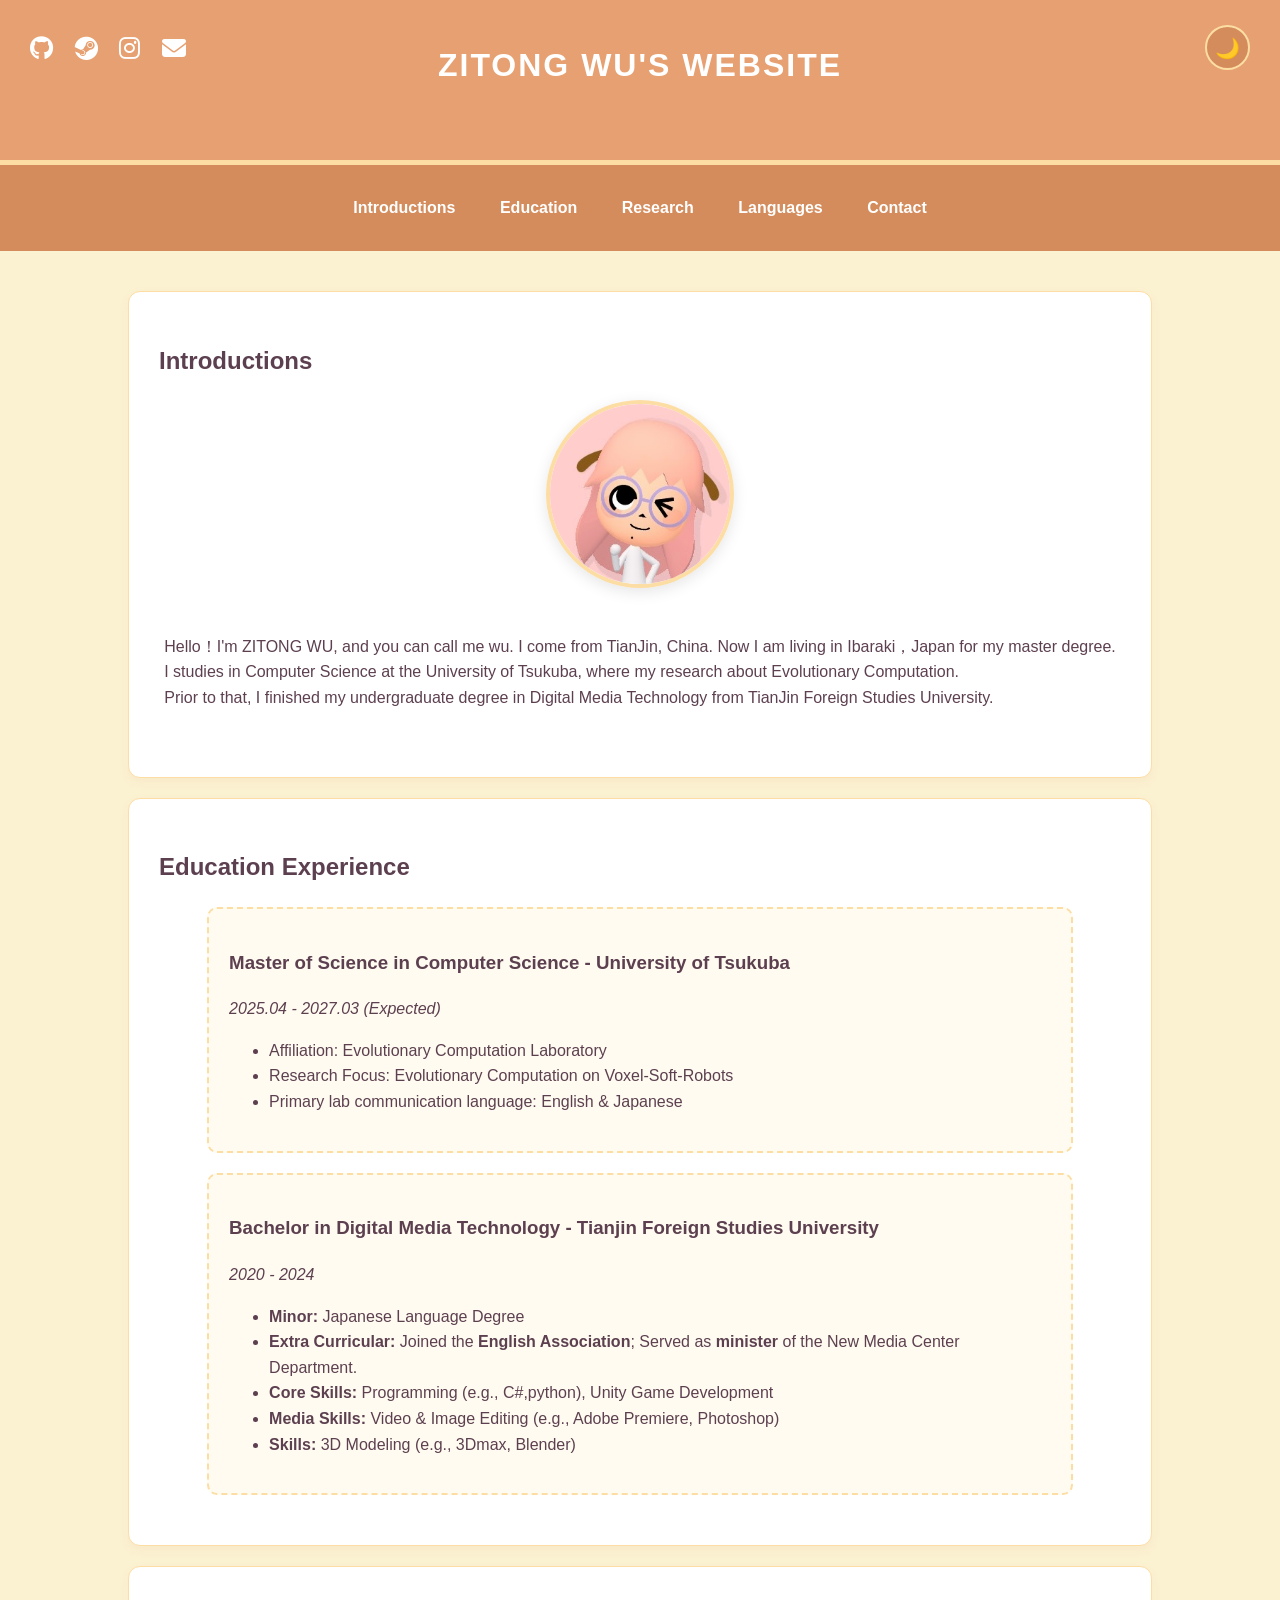
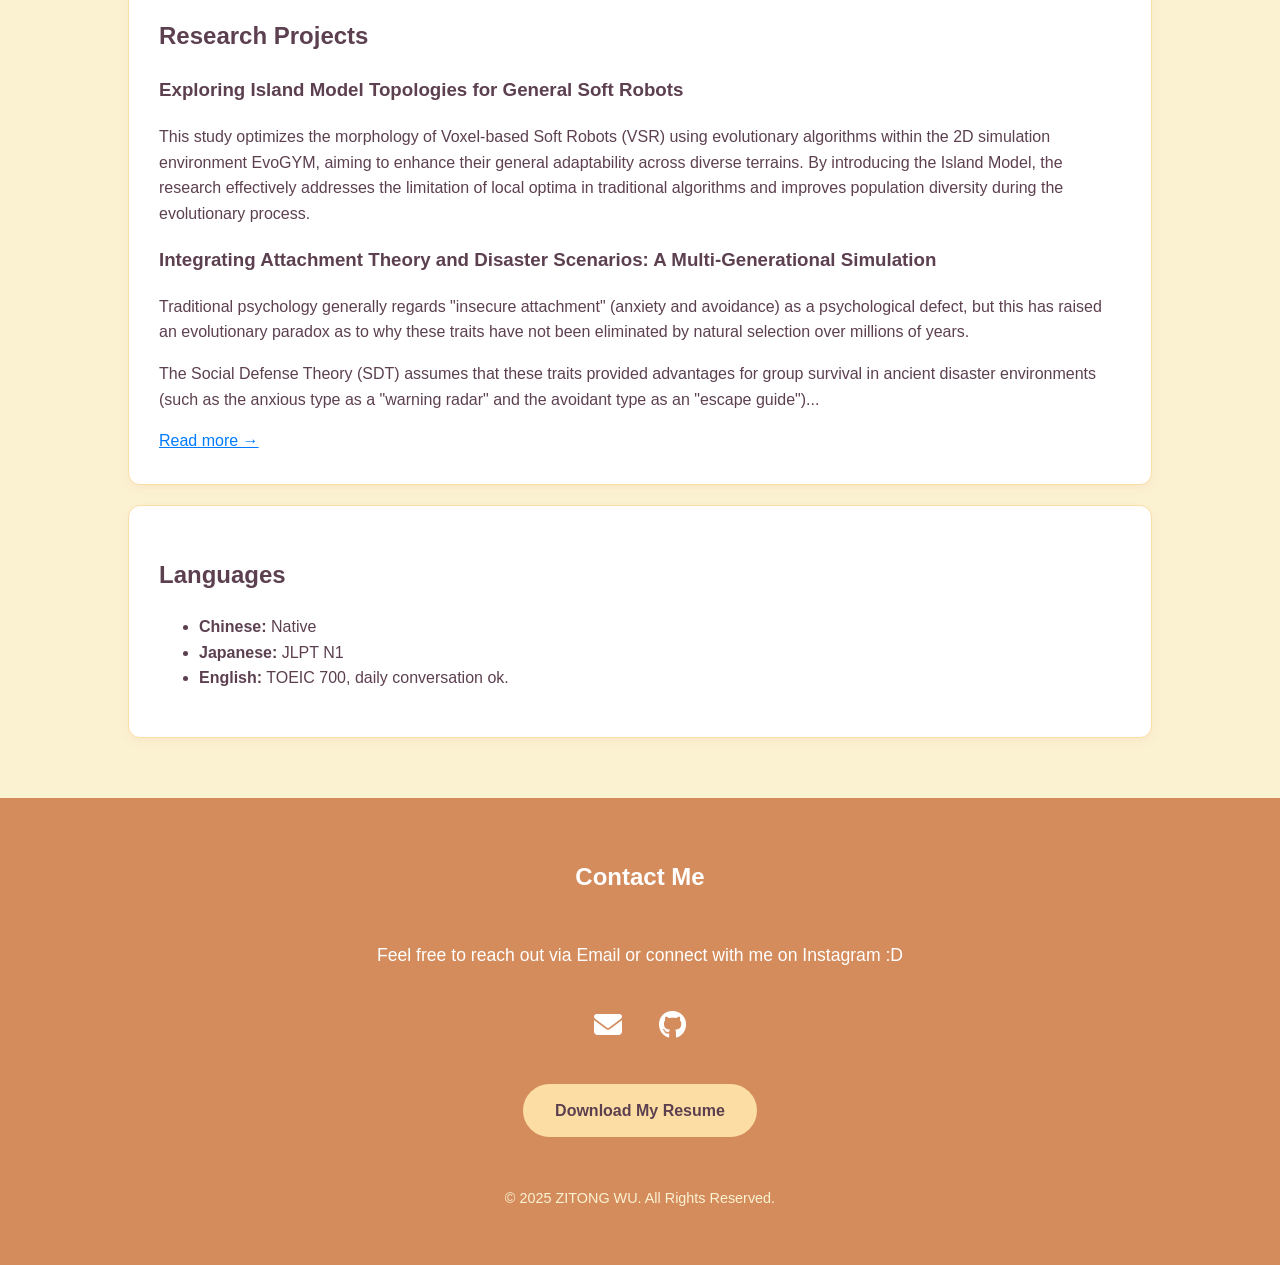
<file: index.html>
<!DOCTYPE html>
<html lang="en">
<head>
    <meta charset="UTF-8">
    <meta name="viewport" content="width=device-width, initial-scale=1.0">
    <title>My Personal Homepage</title>
    <link rel="stylesheet" href="./assets/css/style.css"/>
    <link rel="stylesheet" href="https://cdnjs.cloudflare.com/ajax/libs/font-awesome/6.5.1/css/all.min.css">
</head>

<body>

<header>
    <div class="header-social-links">
        <a href="https://github.com/wu-zt" target="_blank" title="GitHub">
            <i class="fa-brands fa-github"></i>
        </a>
        <a href="https://steamcommunity.com/profiles/76561199210332699/" target="_blank" title="Steam">
            <i class="fa-brands fa-steam"></i>
        </a>
        <a href="https://www.instagram.com/to.ngtong924?igsh=MWI4eTR2eGp2MW1rMw%3D%3D&utm_source=qr" target="_blank" title="Instagram">
            <i class="fa-brands fa-instagram"></i>
        </a>
        <a href="mailto:[wu204080@gmail.com]" title="Email">
            <i class="fa-solid fa-envelope"></i>
        </a>
    </div>

    <h1>ZITONG WU's Website</h1>

    <button id="theme-toggle-button">
        🌙
    </button>
</header>

<nav>
    <div class="container">
        <a href="#resume">Introductions</a>
        <a href="#education">Education</a>
        <a href="#research">Research</a>
        <a href="#languages">Languages</a>
        <a href="#contact">Contact</a>
    </div>
</nav>

<div class="container">
    <section id="resume">
        <h2>Introductions</h2>

        <div class="intro-box">

            <img src="./assets/img/avatar.jpg" alt="ZITONG WU's Profile Picture" class="profile-image">

            <p>
                Hello！I'm ZITONG WU, and you can call me wu. I come from TianJin, China. Now I am living in Ibaraki，Japan for my master degree. <br>
                I studies in Computer Science at the University of Tsukuba, where my research about Evolutionary Computation.<br>
                Prior to that, I finished my undergraduate degree in Digital Media Technology from TianJin Foreign Studies University.<br>
            </p>
        </div>

    </section>

    <section id="education">
        <h2>Education Experience</h2>

        <div class="education-box">
            <h3>Master of Science in Computer Science - University of Tsukuba</h3>
            <p><em>2025.04 - 2027.03 (Expected)</em></p>
            <ul>
                <li>Affiliation: Evolutionary Computation Laboratory</li>
                <li>Research Focus: Evolutionary Computation on Voxel-Soft-Robots</li>
                <li>Primary lab communication language: English & Japanese</li>
            </ul>
        </div>

        <div class="education-box">
            <h3>Bachelor in Digital Media Technology - Tianjin Foreign Studies University</h3>
            <p><em>2020 - 2024</em></p>

            <ul>
                <li><strong>Minor:</strong> Japanese Language Degree</li>
                <li>
                    <strong>Extra Curricular:</strong>
                    Joined the <strong>English Association</strong>;
                    Served as <strong>minister</strong> of the New Media Center Department.
                </li>

                <li><strong>Core Skills:</strong> Programming (e.g., C#,python), Unity Game Development</li>
                <li><strong>Media Skills:</strong> Video & Image Editing (e.g., Adobe Premiere, Photoshop)</li>
                <li><strong>Skills:</strong> 3D Modeling (e.g., 3Dmax, Blender)</li>
            </ul>
        </div>

    </section>

    <section id="research">
        <h2>Research Projects</h2>
        <div>
            <h3>Exploring Island Model Topologies for General Soft Robots</h3>
            <p>This study optimizes the morphology of Voxel-based Soft Robots (VSR) using evolutionary algorithms within the 2D simulation environment EvoGYM, aiming to enhance their general adaptability across diverse terrains. By introducing the Island Model, the research effectively addresses the limitation of local optima in traditional algorithms and improves population diversity during the evolutionary process.</p>
        </div>
        <div>
            <a href="./attachment-theory.html" style="text-decoration: none; color: inherit;">
                <h3>Integrating Attachment Theory and Disaster Scenarios: A Multi-Generational Simulation</h3>
            </a>
            <p>Traditional psychology generally regards "insecure attachment" (anxiety and avoidance) as a psychological defect, but this has raised an evolutionary paradox as to why these traits have not been eliminated by natural selection over millions of years.</p>
            <p>The Social Defense Theory (SDT) assumes that these traits provided advantages for group survival in ancient disaster environments (such as the anxious type as a "warning radar" and the avoidant type as an "escape guide")...</p>
            <a href="./attachment-theory.html" style="color: #007bff;">Read more →</a>
        </div>
    </section>

    <section id="languages">
        <h2>Languages</h2>
        <ul>
            <li><strong>Chinese:</strong> Native</li>
            <li><strong>Japanese:</strong>  JLPT N1 </li>
            <li><strong>English:</strong> TOEIC 700, daily conversation ok.</li>
        </ul>
    </section>
</div>

<footer>
    <section id="contact">
        <h2>Contact Me</h2>

        <p class="contact-message">
            <br>Feel free to reach out via Email or connect with me on Instagram :D
        </p>

        <div class="footer-social-links">
            <a href="mailto:[your.email@example.com]" title="Email">
                <i class="fa-solid fa-envelope"></i>
            </a>

            <a href="https://github.com/wu-zt" target="_blank" title="GitHub">
                <i class="fa-brands fa-github"></i>
            </a>
        </div>

        <a href="./assets/docs/WuZiTong_CN.pdf" class="resume-button" target="_blank">Download My Resume </a>

        <p class="copyright">
            © 2025 ZITONG WU. All Rights Reserved.
        </p>

    </section>
</footer>

<script src="assets/js/script.js"></script>
</body>
</html>
</file>
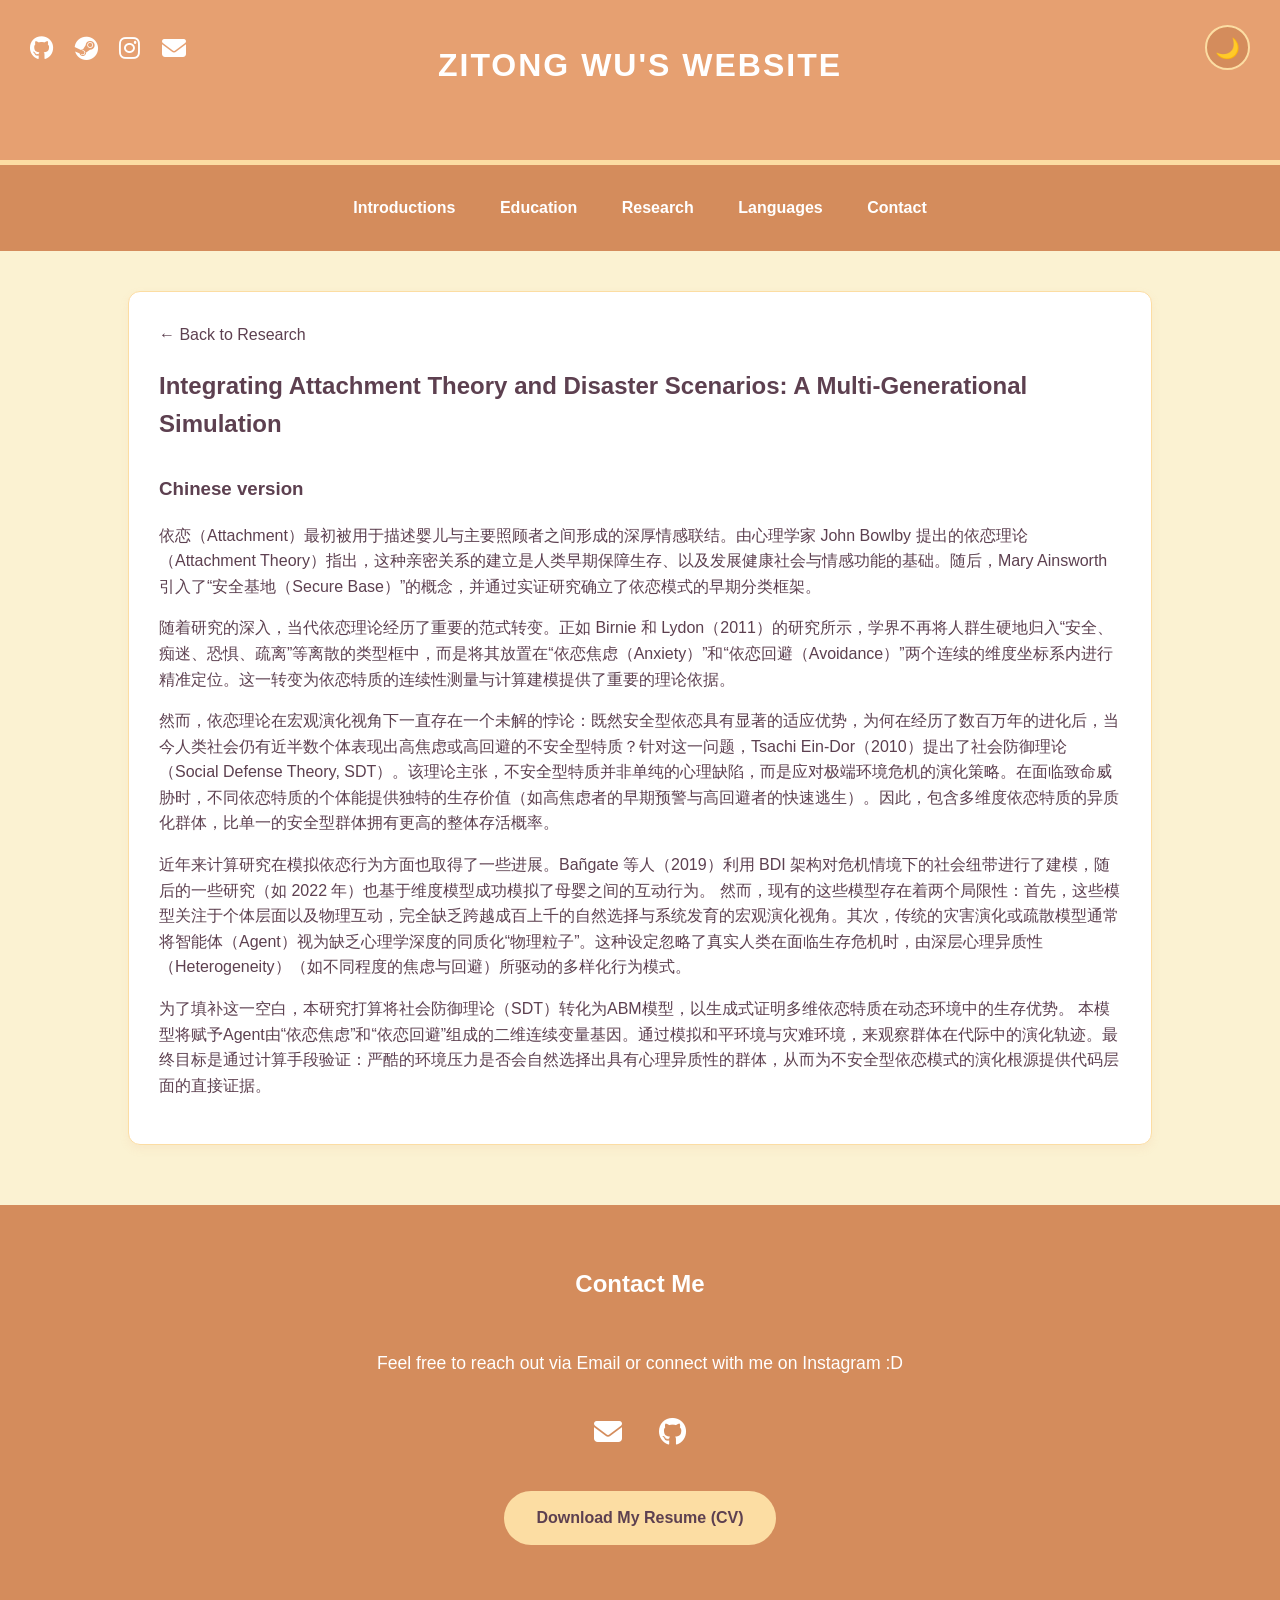
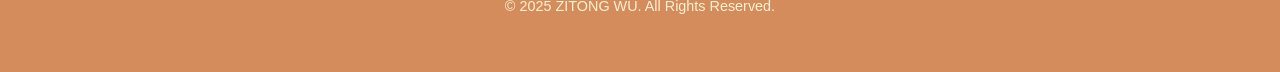
<file: attachment-theory.html>
<!DOCTYPE html>
<html lang="en">
<head>
    <meta charset="UTF-8">
    <meta name="viewport" content="width=device-width, initial-scale=1.0">
    <title>Attachment Theory Research - ZITONG WU</title>
    <link rel="stylesheet" href="./assets/css/style.css"/>
    <link rel="stylesheet" href="https://cdnjs.cloudflare.com/ajax/libs/font-awesome/6.5.1/css/all.min.css">
</head>

<body>

<header>
    <div class="header-social-links">
        <a href="https://github.com/wu-zt" target="_blank" title="GitHub">
            <i class="fa-brands fa-github"></i>
        </a>
        <a href="https://steamcommunity.com/profiles/76561199210332699/" target="_blank" title="Steam">
            <i class="fa-brands fa-steam"></i>
        </a>
        <a href="https://www.instagram.com/to.ngtong924?igsh=MWI4eTR2eGp2MW1rMw%3D%3D&utm_source=qr" target="_blank" title="Instagram">
            <i class="fa-brands fa-instagram"></i>
        </a>
        <a href="mailto:[wu204080@gmail.com]" title="Email">
            <i class="fa-solid fa-envelope"></i>
        </a>
    </div>

    <h1>ZITONG WU's Website</h1>

    <button id="theme-toggle-button">
        🌙
    </button>
</header>

<nav>
    <div class="container">
        <a href="./index.html#resume">Introductions</a>
        <a href="./index.html#education">Education</a>
        <a href="./index.html#research">Research</a>
        <a href="./index.html#languages">Languages</a>
        <a href="./index.html#contact">Contact</a>
    </div>
</nav>

<div class="container">
    <section id="research-detail">
        <a href="./index.html#research" style="text-decoration: none; color: inherit;">← Back to Research</a>
        
        <h2>Integrating Attachment Theory and Disaster Scenarios: A Multi-Generational Simulation</h2>
        
        <div style="margin-top: 30px;">
            <h3>Chinese version</h3>
            <p>依恋（Attachment）最初被用于描述婴儿与主要照顾者之间形成的深厚情感联结。由心理学家 John Bowlby 提出的依恋理论（Attachment Theory）指出，这种亲密关系的建立是人类早期保障生存、以及发展健康社会与情感功能的基础。随后，Mary Ainsworth 引入了“安全基地（Secure Base）”的概念，并通过实证研究确立了依恋模式的早期分类框架。</p>
            <p>随着研究的深入，当代依恋理论经历了重要的范式转变。正如 Birnie 和 Lydon（2011）的研究所示，学界不再将人群生硬地归入“安全、痴迷、恐惧、疏离”等离散的类型框中，而是将其放置在“依恋焦虑（Anxiety）”和“依恋回避（Avoidance）”两个连续的维度坐标系内进行精准定位。这一转变为依恋特质的连续性测量与计算建模提供了重要的理论依据。</p>
            <p>然而，依恋理论在宏观演化视角下一直存在一个未解的悖论：既然安全型依恋具有显著的适应优势，为何在经历了数百万年的进化后，当今人类社会仍有近半数个体表现出高焦虑或高回避的不安全型特质？针对这一问题，Tsachi Ein-Dor（2010）提出了社会防御理论（Social Defense Theory, SDT）。该理论主张，不安全型特质并非单纯的心理缺陷，而是应对极端环境危机的演化策略。在面临致命威胁时，不同依恋特质的个体能提供独特的生存价值（如高焦虑者的早期预警与高回避者的快速逃生）。因此，包含多维度依恋特质的异质化群体，比单一的安全型群体拥有更高的整体存活概率。</p>
            <p>近年来计算研究在模拟依恋行为方面也取得了一些进展。Bañgate 等人（2019）利用 BDI 架构对危机情境下的社会纽带进行了建模，随后的一些研究（如 2022 年）也基于维度模型成功模拟了母婴之间的互动行为。
然而，现有的这些模型存在着两个局限性：首先，这些模型关注于个体层面以及物理互动，完全缺乏跨越成百上千的自然选择与系统发育的宏观演化视角。其次，传统的灾害演化或疏散模型通常将智能体（Agent）视为缺乏心理学深度的同质化“物理粒子”。这种设定忽略了真实人类在面临生存危机时，由深层心理异质性（Heterogeneity）（如不同程度的焦虑与回避）所驱动的多样化行为模式。</p>
            <p>为了填补这一空白，本研究打算将社会防御理论（SDT）转化为ABM模型，以生成式证明多维依恋特质在动态环境中的生存优势。
本模型将赋予Agent由“依恋焦虑”和“依恋回避”组成的二维连续变量基因。通过模拟和平环境与灾难环境，来观察群体在代际中的演化轨迹。最终目标是通过计算手段验证：严酷的环境压力是否会自然选择出具有心理异质性的群体，从而为不安全型依恋模式的演化根源提供代码层面的直接证据。
</p>
        
        </div>
    </section>
</div>

<footer>
    <section id="contact">
        <h2>Contact Me</h2>

        <p class="contact-message">
            <br>Feel free to reach out via Email or connect with me on Instagram :D
        </p>

        <div class="footer-social-links">
            <a href="mailto:[your.email@example.com]" title="Email">
                <i class="fa-solid fa-envelope"></i>
            </a>

            <a href="https://github.com/wu-zt" target="_blank" title="GitHub">
                <i class="fa-brands fa-github"></i>
            </a>
        </div>

        <a href="./assets/docs/WuZiTong_CN.pdf" class="resume-button" target="_blank">Download My Resume (CV)</a>

        <p class="copyright">
            © 2025 ZITONG WU. All Rights Reserved.
        </p>

    </section>
</footer>

<script src="assets/js/script.js"></script>
</body>
</html>
</file>
<file: assets/css/style.css>
/* =========================================
   基础样式 & 奶油色日间模式 (Light Mode)
========================================= */

body {
    font-family: Arial, sans-serif;
    line-height: 1.6;
    background-color: #FBF2D2; /* 奶油色背景 */
    color: #5D4050;           /* 深咖啡/紫文字，保持阅读质感 */
    margin: 0;
    padding: 0;
}

.container {
    width: 80%;
    margin: auto;
    overflow: hidden;
    padding: 20px;
}

/* --- 页眉 (Header) --- */
header {
    background: #E6A071;      /* 焦糖橘 */
    color: #ffffff;
    padding: 40px 0;
    min-height: 80px;
    border-bottom: #FCDDA3 5px solid;
    position: relative;       /* 必须保留，为了按钮定位 */
    text-align: center;
}

header h1 {
    margin: 0;
    text-transform: uppercase;
    font-size: 2em;
    letter-spacing: 2px;
}

/* 昼夜模式切换按钮 */
#theme-toggle-button {
    position: absolute;
    top: 25px;
    right: 30px;
    background-color: #D48C5C;
    color: #fff;
    border: 2px solid #FCDDA3;
    width: 45px;
    height: 45px;
    border-radius: 50%;
    font-size: 20px;
    cursor: pointer;
    transition: all 0.3s;
    z-index: 100;
}

#theme-toggle-button:hover {
    background-color: #FCDDA3;
    color: #5D4050;
    transform: scale(1.1);
}

/* 页眉左上角社交图标 */
.header-social-links {
    position: absolute;
    top: 30px;
    left: 30px;
    z-index: 100;
}

.header-social-links a {
    font-size: 24px;
    color: #ffffff;
    margin-right: 15px;
    text-decoration: none;
    transition: 0.3s;
}

.header-social-links a:hover {
    color: #FCDDA3;
    transform: scale(1.2);
}

/* --- 导航栏 (Nav) --- */
nav {
    background: #D48C5C;
    color: #fff;
    padding: 10px 0;
    text-align: center;
}

nav a {
    color: #fff;
    text-decoration: none;
    padding: 5px 20px;
    font-weight: bold;
    transition: background 0.3s, color 0.3s;
}

nav a:hover {
    background: #FCDDA3;
    color: #5D4050;
}

/* --- 内容区块 (Section) --- */
section {
    background: #ffffff;
    padding: 30px;
    margin-top: 20px;
    border-radius: 12px;
    border: 1px solid #FCDDA3;
    box-shadow: 0 4px 10px rgba(230, 160, 113, 0.1);
}

/* 个人简介布局 */
.intro-box {
    display: flex;
    flex-wrap: wrap;
    align-items: center;
    justify-content: center;
    gap: 30px;
    margin-bottom: 20px;
}

.profile-image {
    width: 180px;
    height: 180px;
    border-radius: 50%;
    object-fit: cover;
    border: 4px solid #FCDDA3;
    box-shadow: 0 4px 15px rgba(0, 0, 0, 0.1);
    flex-shrink: 0;
}

/* 教育与项目经历框框 */
.education-box, .project-box {
    background: #FFFBF0;
    border: 2px dashed #FCDDA3;
    border-radius: 10px;
    padding: 20px;
    margin: 20px auto;
    width: 90%;
    box-sizing: border-box; /* 防止宽度溢出错位 */
}

.project-box h3 {
    color: #D48C5C;
    margin-top: 0;
}


/* =========================================
   页脚与联系方式 (Footer & Contact)
========================================= */

footer {
    text-align: center;
    padding: 40px 20px;
    background: #D48C5C;
    color: #ffffff;
    margin-top: 40px;
}

/* 关键修复：去除页脚内 section 的白色卡片样式，防止文字隐身 */
footer section {
    background: transparent !important;
    border: none !important;
    box-shadow: none !important;
    padding: 0;
    margin: 0;
}

.contact-message {
    color: #ffffff;
    font-size: 1.1em;
    line-height: 1.5;
    margin-bottom: 25px;
}

.footer-social-links {
    text-align: center;
    padding: 10px 0;
    margin-bottom: 25px;
}

.footer-social-links a {
    font-size: 28px;
    color: #ffffff;
    margin: 0 15px;
    text-decoration: none;
    transition: 0.3s;
}

.footer-social-links a:hover {
    color: #FCDDA3;
    transform: scale(1.2);
}

/* 下载简历按钮 */
.resume-button {
    display: inline-block;
    background-color: #FCDDA3;
    color: #5D4050;
    padding: 12px 30px;
    border-radius: 30px;
    text-decoration: none;
    font-weight: bold;
    margin-bottom: 30px;
    transition: 0.3s;
    border: 2px solid transparent;
}

.resume-button:hover {
    background-color: #ffffff;
    border: 2px solid #FCDDA3;
    transform: translateY(-3px);
}

.copyright {
    font-size: 0.9em;
    color: #FBF2D2;
    margin-top: 20px;
}


/* =========================================
   黑夜模式 (Dark Mode)
========================================= */

body.dark-mode {
    background-color: #2D241E; /* 深咖色背景 */
    color: #FBF2D2;            /* 奶油色文字 */
}

/* 黑夜模式的页眉和页脚 */
body.dark-mode header,
body.dark-mode footer {
    background: #1F1814;
    border-color: #D48C5C;
}

body.dark-mode header h1 {
    color: #FCDDA3;
}

/* 黑夜模式的导航栏修复 */
body.dark-mode nav {
    background: #1F1814;
    border-bottom: 1px solid #3D322A;
}

body.dark-mode nav a {
    color: #FBF2D2;
}

body.dark-mode nav a:hover {
    background: #5D4050;
    color: #FCDDA3;
}

/* 黑夜模式的内容卡片 */
body.dark-mode section {
    background: #3D322A;
    border-color: #D48C5C;
    box-shadow: none;
}

body.dark-mode .education-box,
body.dark-mode .project-box {
    background: #2D241E;
    border-color: #D48C5C;
}

/* 黑夜模式的按钮和图标 */
body.dark-mode #theme-toggle-button {
    background-color: #3D322A;
    border-color: #D48C5C;
}

body.dark-mode .header-social-links a,
body.dark-mode .footer-social-links a,
body.dark-mode .contact-message {
    color: #FBF2D2;
}

body.dark-mode .header-social-links a:hover,
body.dark-mode .footer-social-links a:hover {
    color: #FCDDA3;
}

/* 黑夜模式简历按钮 */
body.dark-mode .resume-button {
    background-color: #D48C5C;
    color: #ffffff;
}

body.dark-mode .resume-button:hover {
    background-color: #3D322A;
    color: #FCDDA3;
    border-color: #D48C5C;
}
</file>
